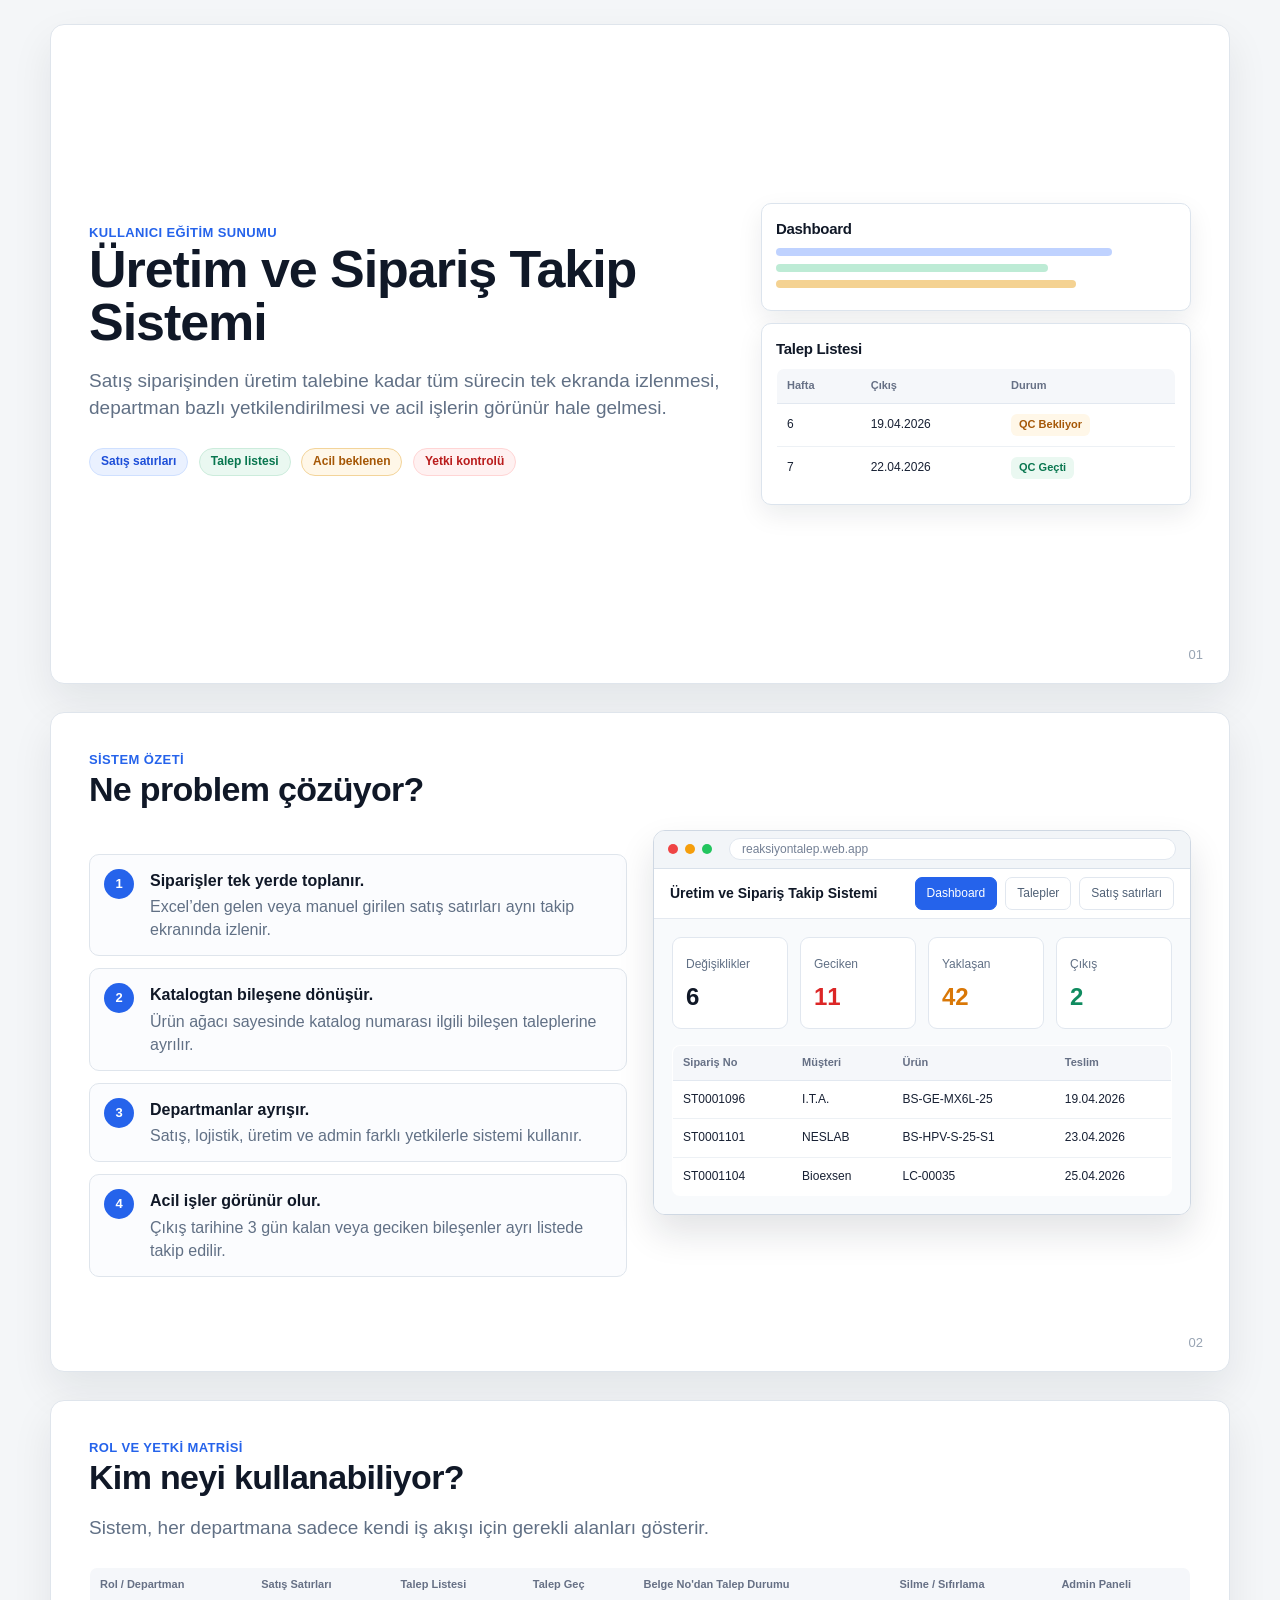
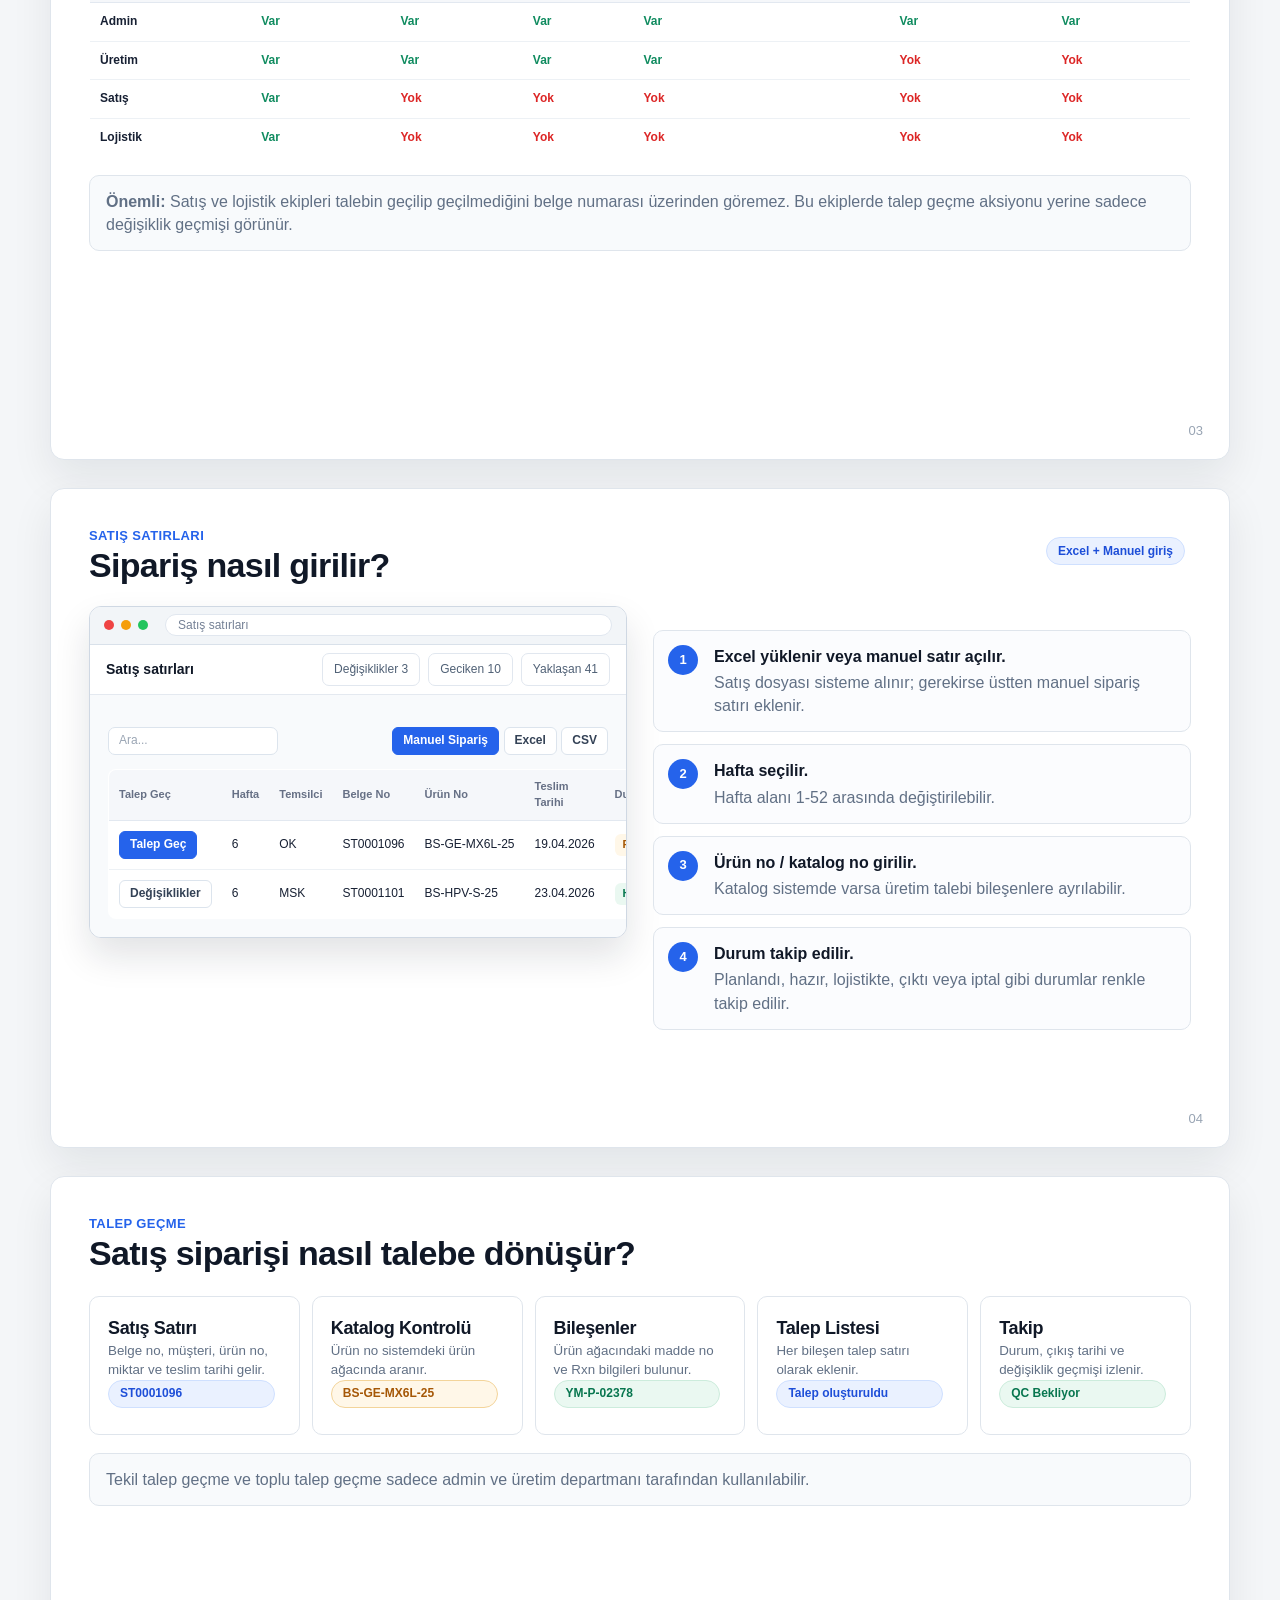
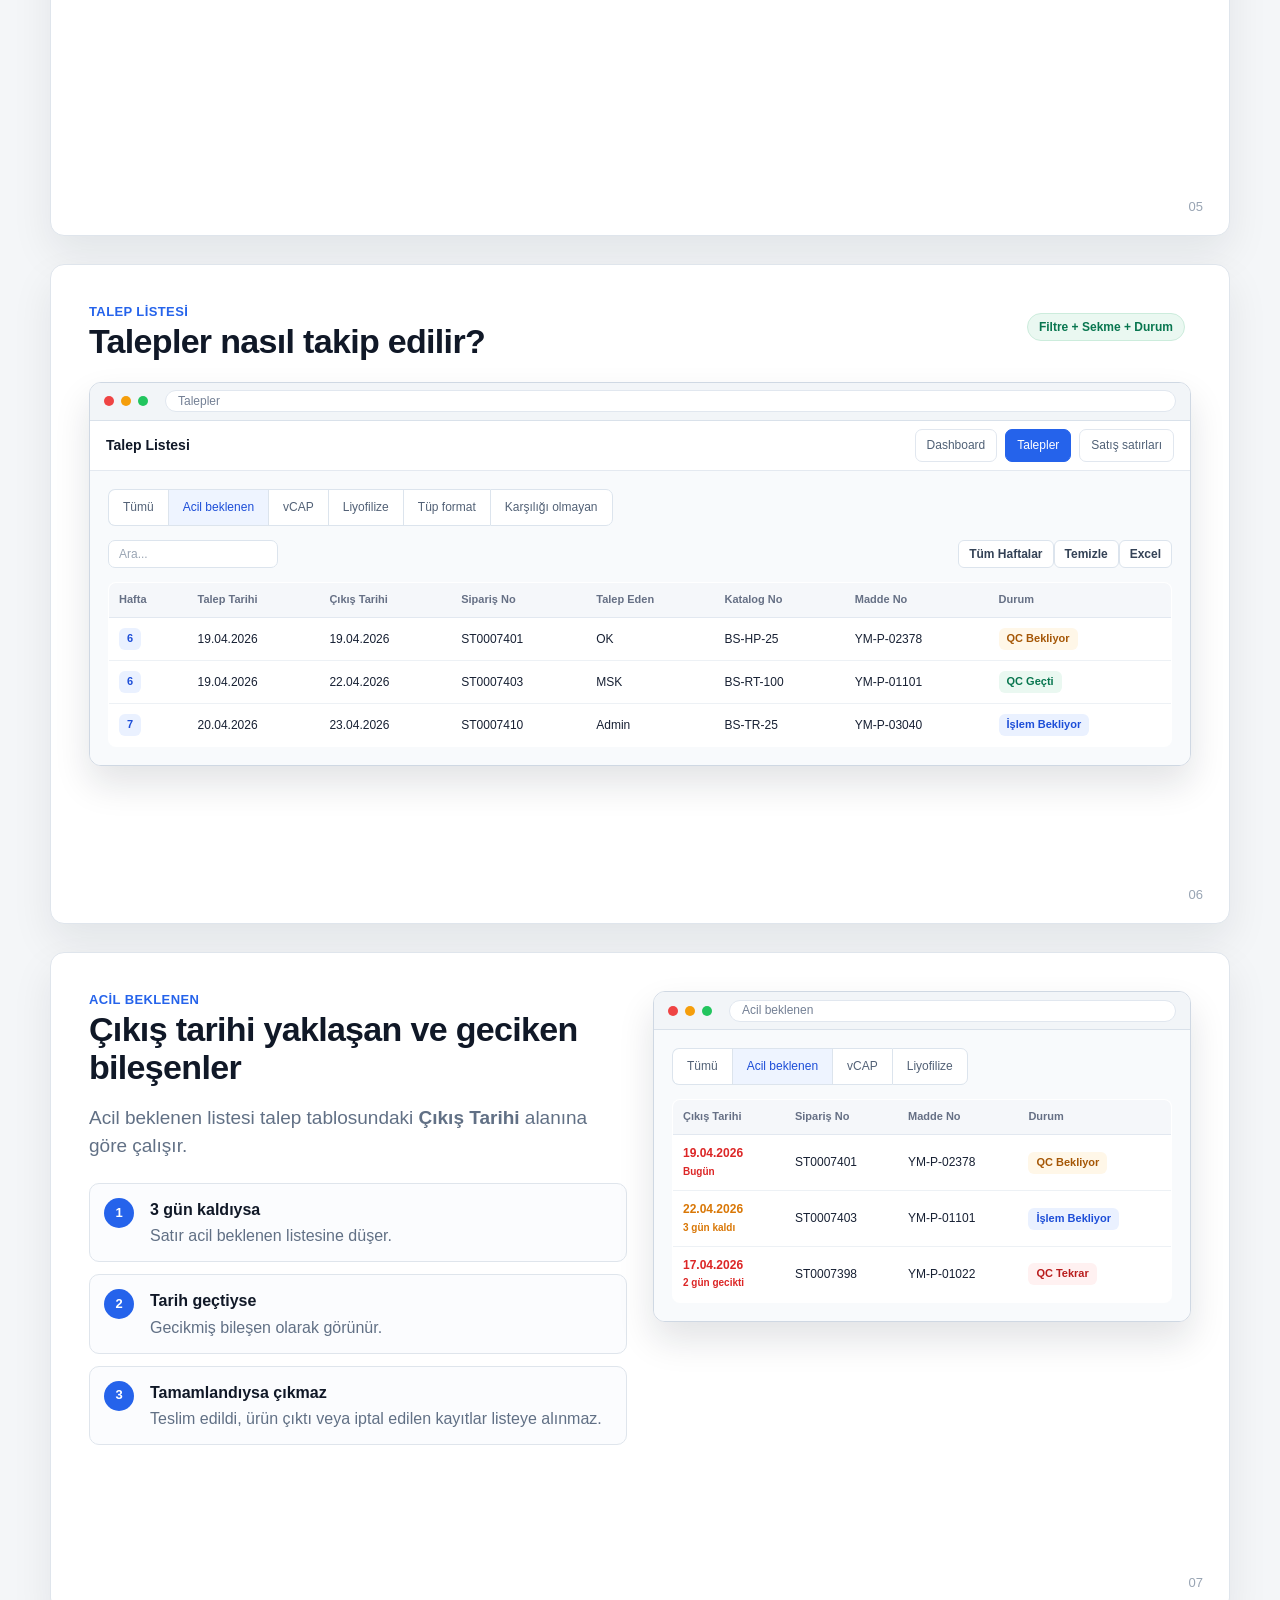
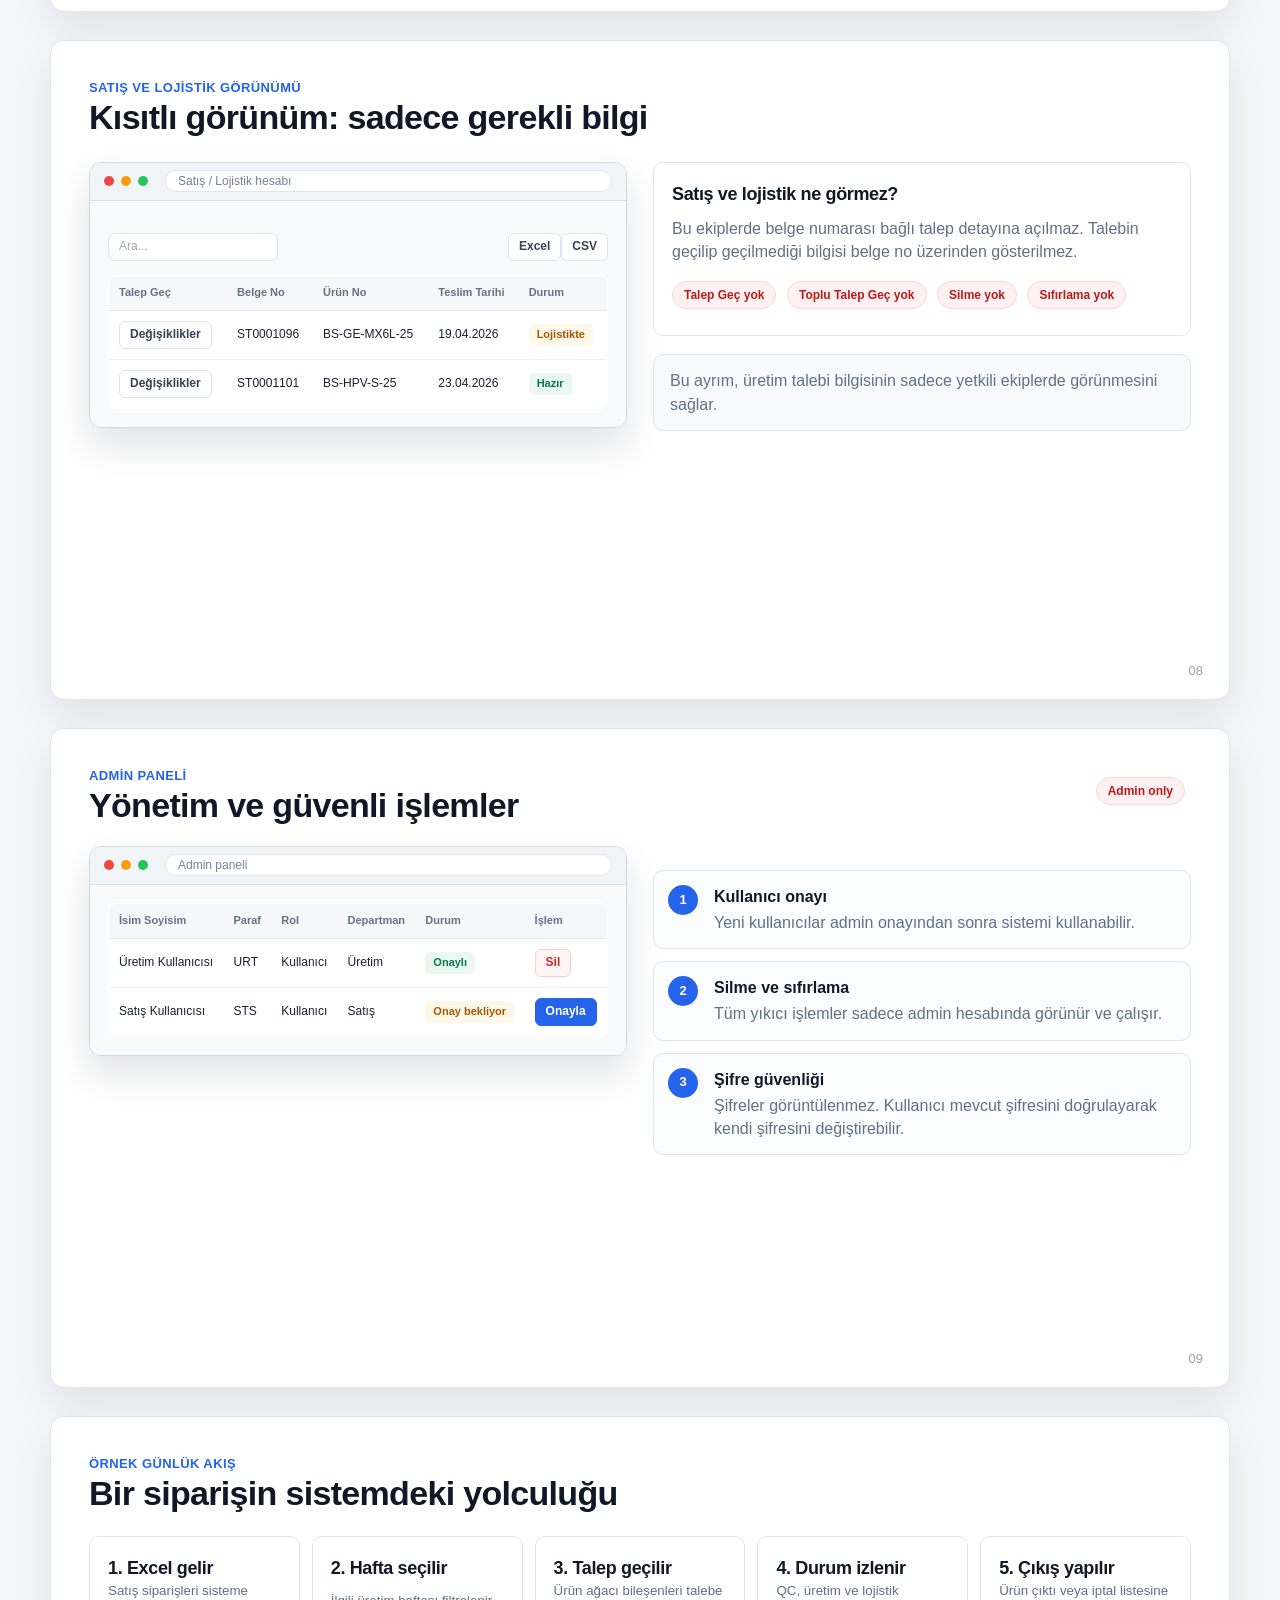
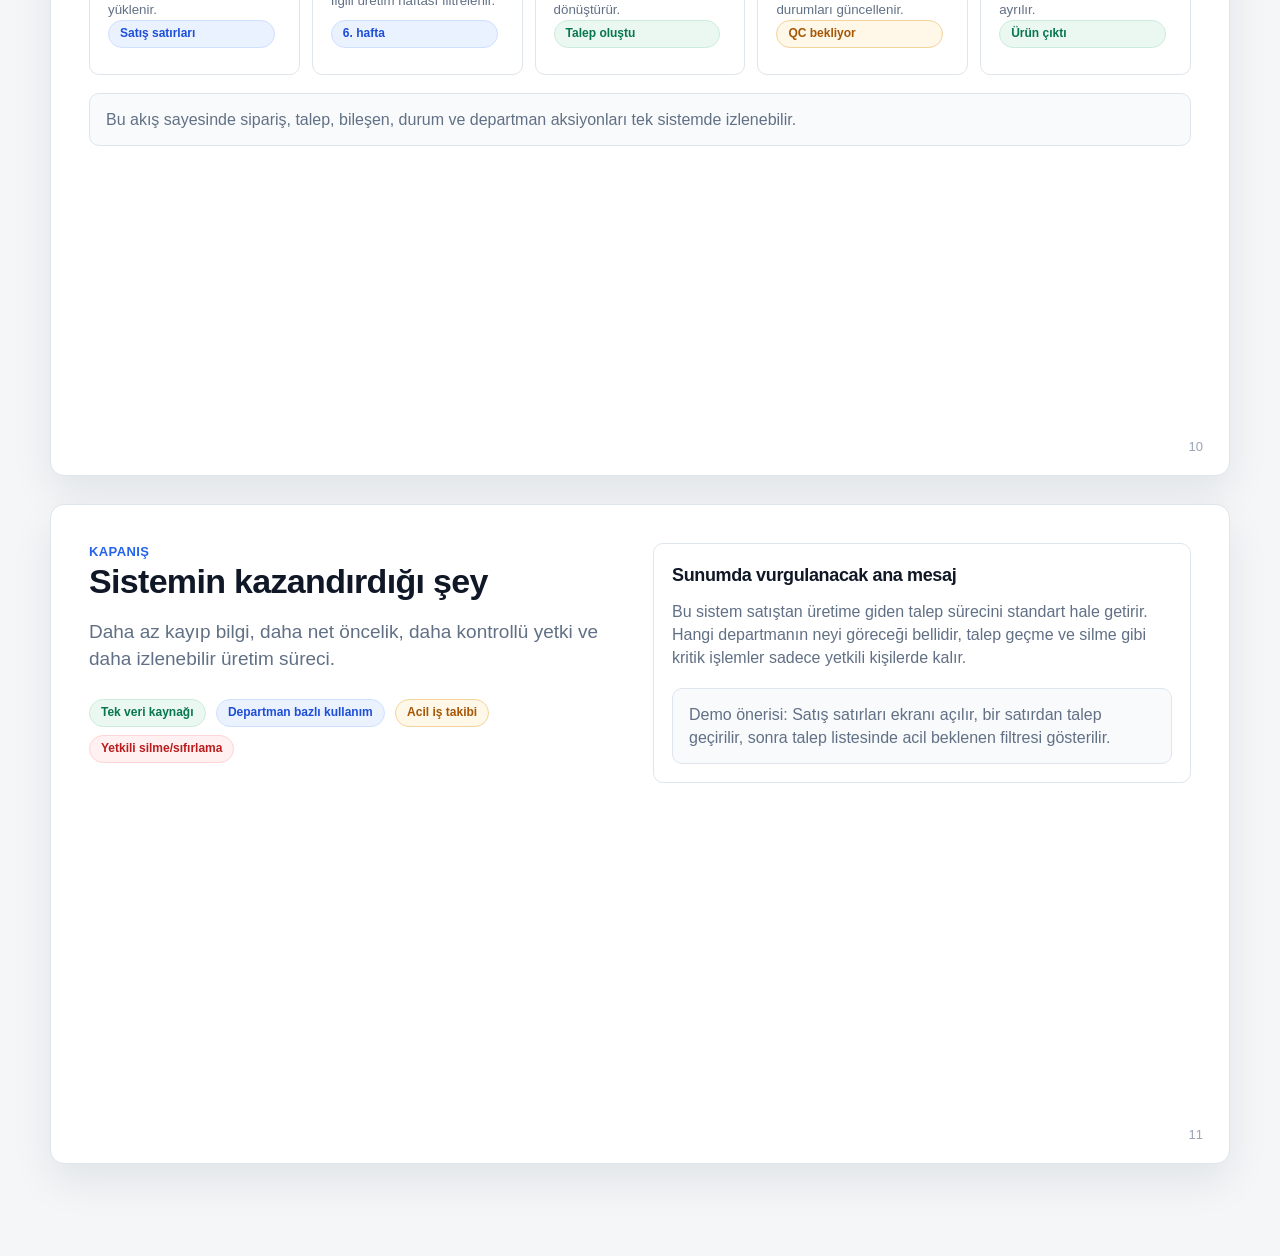
<file: sunum-uretim-siparis-takip.html>
<!doctype html>
<html lang="tr">
<head>
  <meta charset="utf-8">
  <meta name="viewport" content="width=device-width, initial-scale=1">
  <title>Üretim ve Sipariş Takip Sistemi Sunumu</title>
  <style>
    :root {
      --bg: #f4f6f8;
      --ink: #101827;
      --muted: #617085;
      --line: #dfe5ec;
      --card: #ffffff;
      --blue: #2563eb;
      --green: #0f8b5f;
      --red: #dc2626;
      --amber: #d97706;
      --dark: #1f2937;
      --soft-blue: #eaf1ff;
      --soft-green: #eaf8f1;
      --soft-red: #fff1f1;
      --soft-amber: #fff7e8;
    }
    * { box-sizing: border-box; }
    body {
      margin: 0;
      background: var(--bg);
      color: var(--ink);
      font-family: "Segoe UI", Arial, sans-serif;
      line-height: 1.45;
    }
    .deck {
      width: min(1180px, calc(100vw - 32px));
      margin: 0 auto;
      padding: 24px 0 64px;
    }
    .slide {
      min-height: 660px;
      background: var(--card);
      border: 1px solid var(--line);
      border-radius: 14px;
      box-shadow: 0 18px 42px rgba(15, 23, 42, 0.08);
      margin: 0 0 28px;
      padding: 38px;
      position: relative;
      overflow: hidden;
    }
    .slide::after {
      content: attr(data-slide);
      position: absolute;
      right: 26px;
      bottom: 18px;
      color: #98a4b3;
      font-size: 13px;
    }
    .topline {
      display: flex;
      justify-content: space-between;
      gap: 24px;
      align-items: center;
      margin-bottom: 22px;
    }
    .eyebrow {
      color: var(--blue);
      font-weight: 700;
      font-size: 13px;
      letter-spacing: .03em;
      text-transform: uppercase;
    }
    h1, h2, h3 { margin: 0; letter-spacing: -0.02em; }
    h1 { font-size: 52px; line-height: 1.02; max-width: 820px; }
    h2 { font-size: 34px; line-height: 1.12; }
    h3 { font-size: 18px; }
    p { margin: 0; color: var(--muted); }
    .lead {
      font-size: 19px;
      max-width: 760px;
      margin-top: 18px;
    }
    .grid-2 {
      display: grid;
      grid-template-columns: 1fr 1fr;
      gap: 26px;
      align-items: start;
    }
    .grid-3 {
      display: grid;
      grid-template-columns: repeat(3, 1fr);
      gap: 16px;
    }
    .pill {
      display: inline-flex;
      align-items: center;
      height: 28px;
      padding: 0 11px;
      border-radius: 999px;
      border: 1px solid var(--line);
      background: #f8fafc;
      color: var(--muted);
      font-size: 12px;
      font-weight: 700;
      margin: 0 6px 8px 0;
      white-space: nowrap;
    }
    .pill.blue { color: #1d4ed8; background: var(--soft-blue); border-color: #cfe0ff; }
    .pill.green { color: #08764f; background: var(--soft-green); border-color: #ccecdc; }
    .pill.red { color: #b91c1c; background: var(--soft-red); border-color: #ffd5d5; }
    .pill.amber { color: #a55706; background: var(--soft-amber); border-color: #f3d49a; }
    .card {
      border: 1px solid var(--line);
      border-radius: 10px;
      background: #fff;
      padding: 18px;
    }
    .metric {
      border: 1px solid var(--line);
      border-radius: 9px;
      padding: 16px;
      background: #fbfcfe;
    }
    .metric strong {
      display: block;
      font-size: 30px;
      margin-bottom: 4px;
    }
    .metric span { color: var(--muted); font-size: 13px; }
    .steps {
      display: grid;
      gap: 12px;
      margin-top: 24px;
    }
    .step {
      display: grid;
      grid-template-columns: 34px 1fr;
      gap: 12px;
      align-items: start;
      padding: 14px;
      border: 1px solid var(--line);
      border-radius: 10px;
      background: #fbfcfe;
    }
    .num {
      width: 30px;
      height: 30px;
      display: grid;
      place-items: center;
      border-radius: 50%;
      background: var(--blue);
      color: #fff;
      font-weight: 800;
      font-size: 13px;
    }
    .step b { display: block; margin-bottom: 3px; }
    .screen {
      border: 1px solid #cfd8e3;
      border-radius: 12px;
      overflow: hidden;
      background: #fff;
      box-shadow: 0 18px 36px rgba(15, 23, 42, .12);
    }
    .screenbar {
      height: 38px;
      background: #f2f5f8;
      border-bottom: 1px solid #d9e1ea;
      display: flex;
      align-items: center;
      padding: 0 14px;
      gap: 7px;
    }
    .dot { width: 10px; height: 10px; border-radius: 50%; background: #cbd5e1; }
    .dot.red { background: #ef4444; }
    .dot.amber { background: #f59e0b; }
    .dot.green { background: #22c55e; }
    .url {
      margin-left: 10px;
      height: 22px;
      background: #fff;
      border: 1px solid #e1e7ef;
      border-radius: 999px;
      flex: 1;
      color: #748095;
      font-size: 12px;
      display: flex;
      align-items: center;
      padding: 0 12px;
    }
    .screenbody { padding: 18px; background: #f8fafc; }
    .app-header {
      height: 50px;
      display: flex;
      align-items: center;
      justify-content: space-between;
      gap: 18px;
      border-bottom: 1px solid #e4e9f0;
      background: #fff;
      padding: 0 16px;
    }
    .brand { font-weight: 800; font-size: 14px; }
    .nav {
      display: flex;
      gap: 8px;
      align-items: center;
    }
    .nav span {
      padding: 7px 11px;
      border: 1px solid #e1e7ef;
      border-radius: 7px;
      font-size: 12px;
      color: #506176;
      background: #fff;
    }
    .nav span.active {
      background: #2563eb;
      color: #fff;
      border-color: #2563eb;
    }
    .toolbar {
      display: flex;
      justify-content: space-between;
      align-items: center;
      gap: 12px;
      margin: 14px 0;
    }
    .searchbox {
      width: 170px;
      height: 28px;
      border: 1px solid #dce4ed;
      border-radius: 7px;
      background: #fff;
      color: #9aa5b4;
      padding: 0 10px;
      font-size: 12px;
      display: flex;
      align-items: center;
    }
    .btn {
      height: 28px;
      padding: 0 10px;
      border-radius: 6px;
      border: 1px solid #dce4ed;
      background: #fff;
      font-size: 12px;
      font-weight: 700;
      color: #344256;
      display: inline-flex;
      align-items: center;
    }
    .btn.primary { background: var(--blue); color: #fff; border-color: var(--blue); }
    .btn.red { color: #dc2626; border-color: #fecaca; background: #fff5f5; }
    .tabs {
      display: flex;
      gap: 0;
      margin: 0 0 14px;
    }
    .tabs span {
      padding: 9px 14px;
      border: 1px solid #dce4ed;
      border-right: none;
      background: #fff;
      font-size: 12px;
      color: #526176;
    }
    .tabs span:first-child { border-radius: 7px 0 0 7px; }
    .tabs span:last-child { border-radius: 0 7px 7px 0; border-right: 1px solid #dce4ed; }
    .tabs span.active { background: #eef4ff; color: #1d4ed8; }
    table {
      width: 100%;
      border-collapse: collapse;
      background: #fff;
      border: 1px solid #e2e8f0;
      border-radius: 8px;
      overflow: hidden;
      font-size: 12px;
    }
    th {
      text-align: left;
      color: #667085;
      background: #f5f7fa;
      font-size: 11px;
      padding: 9px 10px;
      border-bottom: 1px solid #e2e8f0;
    }
    td {
      padding: 10px;
      border-bottom: 1px solid #edf1f5;
      color: #172033;
      white-space: nowrap;
    }
    tr:last-child td { border-bottom: none; }
    .badge {
      display: inline-flex;
      align-items: center;
      height: 22px;
      padding: 0 8px;
      border-radius: 6px;
      font-size: 11px;
      font-weight: 800;
    }
    .badge.blue { color: #1d4ed8; background: #eaf1ff; }
    .badge.green { color: #08764f; background: #eaf8f1; }
    .badge.red { color: #b91c1c; background: #fff1f1; }
    .badge.amber { color: #a55706; background: #fff7e8; }
    .dashboard-grid {
      display: grid;
      grid-template-columns: repeat(4, 1fr);
      gap: 12px;
      margin-bottom: 16px;
    }
    .dash-card {
      border: 1px solid #e1e7ef;
      background: #fff;
      border-radius: 9px;
      padding: 13px;
    }
    .dash-card b { display: block; font-size: 24px; margin-top: 6px; }
    .dash-card span { font-size: 12px; color: var(--muted); }
    .role-table td, .role-table th { white-space: normal; }
    .check { color: var(--green); font-weight: 900; }
    .cross { color: var(--red); font-weight: 900; }
    .flow {
      display: grid;
      grid-template-columns: repeat(5, 1fr);
      gap: 12px;
      margin-top: 24px;
    }
    .flow .card {
      min-height: 125px;
      display: flex;
      flex-direction: column;
      justify-content: space-between;
    }
    .flow small { color: var(--muted); }
    .note {
      margin-top: 18px;
      padding: 14px 16px;
      border-radius: 10px;
      background: #f8fafc;
      border: 1px solid var(--line);
      color: var(--muted);
    }
    .cover {
      display: grid;
      grid-template-columns: 1fr 430px;
      align-items: center;
      gap: 36px;
    }
    .mini-stack {
      display: grid;
      gap: 12px;
    }
    .mini-shot {
      border: 1px solid #dce4ed;
      border-radius: 10px;
      background: #fff;
      padding: 14px;
      box-shadow: 0 10px 26px rgba(15,23,42,.08);
    }
    .mini-shot h3 { font-size: 15px; margin-bottom: 8px; }
    .mini-line {
      height: 8px;
      border-radius: 999px;
      background: #e5eaf1;
      margin: 8px 0;
    }
    .mini-line.blue { background: #bfd2ff; width: 84%; }
    .mini-line.green { background: #bdebd5; width: 68%; }
    .mini-line.amber { background: #f4d292; width: 75%; }
    @media print {
      body { background: #fff; }
      .deck { width: 100%; padding: 0; }
      .slide {
        page-break-after: always;
        min-height: 100vh;
        margin: 0;
        border-radius: 0;
        box-shadow: none;
        border: none;
      }
    }
  </style>
</head>
<body>
  <main class="deck">
    <section class="slide cover" data-slide="01">
      <div>
        <div class="eyebrow">Kullanıcı Eğitim Sunumu</div>
        <h1>Üretim ve Sipariş Takip Sistemi</h1>
        <p class="lead">Satış siparişinden üretim talebine kadar tüm sürecin tek ekranda izlenmesi, departman bazlı yetkilendirilmesi ve acil işlerin görünür hale gelmesi.</p>
        <div style="margin-top: 26px;">
          <span class="pill blue">Satış satırları</span>
          <span class="pill green">Talep listesi</span>
          <span class="pill amber">Acil beklenen</span>
          <span class="pill red">Yetki kontrolü</span>
        </div>
      </div>
      <div class="mini-stack">
        <div class="mini-shot">
          <h3>Dashboard</h3>
          <div class="mini-line blue"></div>
          <div class="mini-line green"></div>
          <div class="mini-line amber"></div>
        </div>
        <div class="mini-shot">
          <h3>Talep Listesi</h3>
          <table>
            <tr><th>Hafta</th><th>Çıkış</th><th>Durum</th></tr>
            <tr><td>6</td><td>19.04.2026</td><td><span class="badge amber">QC Bekliyor</span></td></tr>
            <tr><td>7</td><td>22.04.2026</td><td><span class="badge green">QC Geçti</span></td></tr>
          </table>
        </div>
      </div>
    </section>

    <section class="slide" data-slide="02">
      <div class="topline">
        <div>
          <div class="eyebrow">Sistem Özeti</div>
          <h2>Ne problem çözüyor?</h2>
        </div>
      </div>
      <div class="grid-2">
        <div>
          <div class="steps">
            <div class="step"><span class="num">1</span><div><b>Siparişler tek yerde toplanır.</b><p>Excel’den gelen veya manuel girilen satış satırları aynı takip ekranında izlenir.</p></div></div>
            <div class="step"><span class="num">2</span><div><b>Katalogtan bileşene dönüşür.</b><p>Ürün ağacı sayesinde katalog numarası ilgili bileşen taleplerine ayrılır.</p></div></div>
            <div class="step"><span class="num">3</span><div><b>Departmanlar ayrışır.</b><p>Satış, lojistik, üretim ve admin farklı yetkilerle sistemi kullanır.</p></div></div>
            <div class="step"><span class="num">4</span><div><b>Acil işler görünür olur.</b><p>Çıkış tarihine 3 gün kalan veya geciken bileşenler ayrı listede takip edilir.</p></div></div>
          </div>
        </div>
        <div class="screen">
          <div class="screenbar"><span class="dot red"></span><span class="dot amber"></span><span class="dot green"></span><div class="url">reaksiyontalep.web.app</div></div>
          <div class="app-header"><div class="brand">Üretim ve Sipariş Takip Sistemi</div><div class="nav"><span class="active">Dashboard</span><span>Talepler</span><span>Satış satırları</span></div></div>
          <div class="screenbody">
            <div class="dashboard-grid">
              <div class="dash-card"><span>Değişiklikler</span><b>6</b></div>
              <div class="dash-card"><span>Geciken</span><b style="color:var(--red)">11</b></div>
              <div class="dash-card"><span>Yaklaşan</span><b style="color:var(--amber)">42</b></div>
              <div class="dash-card"><span>Çıkış</span><b style="color:var(--green)">2</b></div>
            </div>
            <table>
              <tr><th>Sipariş No</th><th>Müşteri</th><th>Ürün</th><th>Teslim</th></tr>
              <tr><td>ST0001096</td><td>I.T.A.</td><td>BS-GE-MX6L-25</td><td>19.04.2026</td></tr>
              <tr><td>ST0001101</td><td>NESLAB</td><td>BS-HPV-S-25-S1</td><td>23.04.2026</td></tr>
              <tr><td>ST0001104</td><td>Bioexsen</td><td>LC-00035</td><td>25.04.2026</td></tr>
            </table>
          </div>
        </div>
      </div>
    </section>

    <section class="slide" data-slide="03">
      <div class="eyebrow">Rol ve Yetki Matrisi</div>
      <h2>Kim neyi kullanabiliyor?</h2>
      <p class="lead">Sistem, her departmana sadece kendi iş akışı için gerekli alanları gösterir.</p>
      <div style="margin-top: 26px;">
        <table class="role-table">
          <tr>
            <th>Rol / Departman</th>
            <th>Satış Satırları</th>
            <th>Talep Listesi</th>
            <th>Talep Geç</th>
            <th>Belge No'dan Talep Durumu</th>
            <th>Silme / Sıfırlama</th>
            <th>Admin Paneli</th>
          </tr>
          <tr><td><b>Admin</b></td><td class="check">Var</td><td class="check">Var</td><td class="check">Var</td><td class="check">Var</td><td class="check">Var</td><td class="check">Var</td></tr>
          <tr><td><b>Üretim</b></td><td class="check">Var</td><td class="check">Var</td><td class="check">Var</td><td class="check">Var</td><td class="cross">Yok</td><td class="cross">Yok</td></tr>
          <tr><td><b>Satış</b></td><td class="check">Var</td><td class="cross">Yok</td><td class="cross">Yok</td><td class="cross">Yok</td><td class="cross">Yok</td><td class="cross">Yok</td></tr>
          <tr><td><b>Lojistik</b></td><td class="check">Var</td><td class="cross">Yok</td><td class="cross">Yok</td><td class="cross">Yok</td><td class="cross">Yok</td><td class="cross">Yok</td></tr>
        </table>
      </div>
      <div class="note"><b>Önemli:</b> Satış ve lojistik ekipleri talebin geçilip geçilmediğini belge numarası üzerinden göremez. Bu ekiplerde talep geçme aksiyonu yerine sadece değişiklik geçmişi görünür.</div>
    </section>

    <section class="slide" data-slide="04">
      <div class="topline">
        <div>
          <div class="eyebrow">Satış Satırları</div>
          <h2>Sipariş nasıl girilir?</h2>
        </div>
        <span class="pill blue">Excel + Manuel giriş</span>
      </div>
      <div class="grid-2">
        <div class="screen">
          <div class="screenbar"><span class="dot red"></span><span class="dot amber"></span><span class="dot green"></span><div class="url">Satış satırları</div></div>
          <div class="app-header"><div class="brand">Satış satırları</div><div class="nav"><span>Değişiklikler 3</span><span>Geciken 10</span><span>Yaklaşan 41</span></div></div>
          <div class="screenbody">
            <div class="toolbar">
              <div class="searchbox">Ara...</div>
              <div><span class="btn primary">Manuel Sipariş</span> <span class="btn">Excel</span> <span class="btn">CSV</span></div>
            </div>
            <table>
              <tr><th>Talep Geç</th><th>Hafta</th><th>Temsilci</th><th>Belge No</th><th>Ürün No</th><th>Teslim Tarihi</th><th>Durum</th></tr>
              <tr><td><span class="btn primary">Talep Geç</span></td><td>6</td><td>OK</td><td>ST0001096</td><td>BS-GE-MX6L-25</td><td>19.04.2026</td><td><span class="badge amber">Planlandı</span></td></tr>
              <tr><td><span class="btn">Değişiklikler</span></td><td>6</td><td>MSK</td><td>ST0001101</td><td>BS-HPV-S-25</td><td>23.04.2026</td><td><span class="badge green">Hazır</span></td></tr>
            </table>
          </div>
        </div>
        <div>
          <div class="steps">
            <div class="step"><span class="num">1</span><div><b>Excel yüklenir veya manuel satır açılır.</b><p>Satış dosyası sisteme alınır; gerekirse üstten manuel sipariş satırı eklenir.</p></div></div>
            <div class="step"><span class="num">2</span><div><b>Hafta seçilir.</b><p>Hafta alanı 1-52 arasında değiştirilebilir.</p></div></div>
            <div class="step"><span class="num">3</span><div><b>Ürün no / katalog no girilir.</b><p>Katalog sistemde varsa üretim talebi bileşenlere ayrılabilir.</p></div></div>
            <div class="step"><span class="num">4</span><div><b>Durum takip edilir.</b><p>Planlandı, hazır, lojistikte, çıktı veya iptal gibi durumlar renkle takip edilir.</p></div></div>
          </div>
        </div>
      </div>
    </section>

    <section class="slide" data-slide="05">
      <div class="eyebrow">Talep Geçme</div>
      <h2>Satış siparişi nasıl talebe dönüşür?</h2>
      <div class="flow">
        <div class="card"><h3>Satış Satırı</h3><small>Belge no, müşteri, ürün no, miktar ve teslim tarihi gelir.</small><span class="pill blue">ST0001096</span></div>
        <div class="card"><h3>Katalog Kontrolü</h3><small>Ürün no sistemdeki ürün ağacında aranır.</small><span class="pill amber">BS-GE-MX6L-25</span></div>
        <div class="card"><h3>Bileşenler</h3><small>Ürün ağacındaki madde no ve Rxn bilgileri bulunur.</small><span class="pill green">YM-P-02378</span></div>
        <div class="card"><h3>Talep Listesi</h3><small>Her bileşen talep satırı olarak eklenir.</small><span class="pill blue">Talep oluşturuldu</span></div>
        <div class="card"><h3>Takip</h3><small>Durum, çıkış tarihi ve değişiklik geçmişi izlenir.</small><span class="pill green">QC Bekliyor</span></div>
      </div>
      <div class="note">Tekil talep geçme ve toplu talep geçme sadece admin ve üretim departmanı tarafından kullanılabilir.</div>
    </section>

    <section class="slide" data-slide="06">
      <div class="topline">
        <div>
          <div class="eyebrow">Talep Listesi</div>
          <h2>Talepler nasıl takip edilir?</h2>
        </div>
        <span class="pill green">Filtre + Sekme + Durum</span>
      </div>
      <div class="screen">
        <div class="screenbar"><span class="dot red"></span><span class="dot amber"></span><span class="dot green"></span><div class="url">Talepler</div></div>
        <div class="app-header"><div class="brand">Talep Listesi</div><div class="nav"><span>Dashboard</span><span class="active">Talepler</span><span>Satış satırları</span></div></div>
        <div class="screenbody">
          <div class="tabs"><span>Tümü</span><span class="active">Acil beklenen</span><span>vCAP</span><span>Liyofilize</span><span>Tüp format</span><span>Karşılığı olmayan</span></div>
          <div class="toolbar"><div class="searchbox">Ara...</div><div><span class="btn">Tüm Haftalar</span><span class="btn">Temizle</span><span class="btn">Excel</span></div></div>
          <table>
            <tr><th>Hafta</th><th>Talep Tarihi</th><th>Çıkış Tarihi</th><th>Sipariş No</th><th>Talep Eden</th><th>Katalog No</th><th>Madde No</th><th>Durum</th></tr>
            <tr><td><span class="badge blue">6</span></td><td>19.04.2026</td><td>19.04.2026</td><td>ST0007401</td><td>OK</td><td>BS-HP-25</td><td>YM-P-02378</td><td><span class="badge amber">QC Bekliyor</span></td></tr>
            <tr><td><span class="badge blue">6</span></td><td>19.04.2026</td><td>22.04.2026</td><td>ST0007403</td><td>MSK</td><td>BS-RT-100</td><td>YM-P-01101</td><td><span class="badge green">QC Geçti</span></td></tr>
            <tr><td><span class="badge blue">7</span></td><td>20.04.2026</td><td>23.04.2026</td><td>ST0007410</td><td>Admin</td><td>BS-TR-25</td><td>YM-P-03040</td><td><span class="badge blue">İşlem Bekliyor</span></td></tr>
          </table>
        </div>
      </div>
    </section>

    <section class="slide" data-slide="07">
      <div class="grid-2">
        <div>
          <div class="eyebrow">Acil Beklenen</div>
          <h2>Çıkış tarihi yaklaşan ve geciken bileşenler</h2>
          <p class="lead">Acil beklenen listesi talep tablosundaki <b>Çıkış Tarihi</b> alanına göre çalışır.</p>
          <div class="steps">
            <div class="step"><span class="num">1</span><div><b>3 gün kaldıysa</b><p>Satır acil beklenen listesine düşer.</p></div></div>
            <div class="step"><span class="num">2</span><div><b>Tarih geçtiyse</b><p>Gecikmiş bileşen olarak görünür.</p></div></div>
            <div class="step"><span class="num">3</span><div><b>Tamamlandıysa çıkmaz</b><p>Teslim edildi, ürün çıktı veya iptal edilen kayıtlar listeye alınmaz.</p></div></div>
          </div>
        </div>
        <div class="screen">
          <div class="screenbar"><span class="dot red"></span><span class="dot amber"></span><span class="dot green"></span><div class="url">Acil beklenen</div></div>
          <div class="screenbody">
            <div class="tabs"><span>Tümü</span><span class="active">Acil beklenen</span><span>vCAP</span><span>Liyofilize</span></div>
            <table>
              <tr><th>Çıkış Tarihi</th><th>Sipariş No</th><th>Madde No</th><th>Durum</th></tr>
              <tr><td style="color:var(--red);font-weight:800">19.04.2026<br><small>Bugün</small></td><td>ST0007401</td><td>YM-P-02378</td><td><span class="badge amber">QC Bekliyor</span></td></tr>
              <tr><td style="color:var(--amber);font-weight:800">22.04.2026<br><small>3 gün kaldı</small></td><td>ST0007403</td><td>YM-P-01101</td><td><span class="badge blue">İşlem Bekliyor</span></td></tr>
              <tr><td style="color:var(--red);font-weight:800">17.04.2026<br><small>2 gün gecikti</small></td><td>ST0007398</td><td>YM-P-01022</td><td><span class="badge red">QC Tekrar</span></td></tr>
            </table>
          </div>
        </div>
      </div>
    </section>

    <section class="slide" data-slide="08">
      <div class="eyebrow">Satış ve Lojistik Görünümü</div>
      <h2>Kısıtlı görünüm: sadece gerekli bilgi</h2>
      <div class="grid-2" style="margin-top: 26px;">
        <div class="screen">
          <div class="screenbar"><span class="dot red"></span><span class="dot amber"></span><span class="dot green"></span><div class="url">Satış / Lojistik hesabı</div></div>
          <div class="screenbody">
            <div class="toolbar"><div class="searchbox">Ara...</div><div><span class="btn">Excel</span><span class="btn">CSV</span></div></div>
            <table>
              <tr><th>Talep Geç</th><th>Belge No</th><th>Ürün No</th><th>Teslim Tarihi</th><th>Durum</th></tr>
              <tr><td><span class="btn">Değişiklikler</span></td><td>ST0001096</td><td>BS-GE-MX6L-25</td><td>19.04.2026</td><td><span class="badge amber">Lojistikte</span></td></tr>
              <tr><td><span class="btn">Değişiklikler</span></td><td>ST0001101</td><td>BS-HPV-S-25</td><td>23.04.2026</td><td><span class="badge green">Hazır</span></td></tr>
            </table>
          </div>
        </div>
        <div>
          <div class="card">
            <h3>Satış ve lojistik ne görmez?</h3>
            <p style="margin-top: 10px;">Bu ekiplerde belge numarası bağlı talep detayına açılmaz. Talebin geçilip geçilmediği bilgisi belge no üzerinden gösterilmez.</p>
            <div style="margin-top: 18px;">
              <span class="pill red">Talep Geç yok</span>
              <span class="pill red">Toplu Talep Geç yok</span>
              <span class="pill red">Silme yok</span>
              <span class="pill red">Sıfırlama yok</span>
            </div>
          </div>
          <div class="note">Bu ayrım, üretim talebi bilgisinin sadece yetkili ekiplerde görünmesini sağlar.</div>
        </div>
      </div>
    </section>

    <section class="slide" data-slide="09">
      <div class="topline">
        <div>
          <div class="eyebrow">Admin Paneli</div>
          <h2>Yönetim ve güvenli işlemler</h2>
        </div>
        <span class="pill red">Admin only</span>
      </div>
      <div class="grid-2">
        <div class="screen">
          <div class="screenbar"><span class="dot red"></span><span class="dot amber"></span><span class="dot green"></span><div class="url">Admin paneli</div></div>
          <div class="screenbody">
            <table>
              <tr><th>İsim Soyisim</th><th>Paraf</th><th>Rol</th><th>Departman</th><th>Durum</th><th>İşlem</th></tr>
              <tr><td>Üretim Kullanıcısı</td><td>URT</td><td>Kullanıcı</td><td>Üretim</td><td><span class="badge green">Onaylı</span></td><td><span class="btn red">Sil</span></td></tr>
              <tr><td>Satış Kullanıcısı</td><td>STS</td><td>Kullanıcı</td><td>Satış</td><td><span class="badge amber">Onay bekliyor</span></td><td><span class="btn primary">Onayla</span></td></tr>
            </table>
          </div>
        </div>
        <div class="steps">
          <div class="step"><span class="num">1</span><div><b>Kullanıcı onayı</b><p>Yeni kullanıcılar admin onayından sonra sistemi kullanabilir.</p></div></div>
          <div class="step"><span class="num">2</span><div><b>Silme ve sıfırlama</b><p>Tüm yıkıcı işlemler sadece admin hesabında görünür ve çalışır.</p></div></div>
          <div class="step"><span class="num">3</span><div><b>Şifre güvenliği</b><p>Şifreler görüntülenmez. Kullanıcı mevcut şifresini doğrulayarak kendi şifresini değiştirebilir.</p></div></div>
        </div>
      </div>
    </section>

    <section class="slide" data-slide="10">
      <div class="eyebrow">Örnek Günlük Akış</div>
      <h2>Bir siparişin sistemdeki yolculuğu</h2>
      <div class="flow">
        <div class="card"><h3>1. Excel gelir</h3><small>Satış siparişleri sisteme yüklenir.</small><span class="pill blue">Satış satırları</span></div>
        <div class="card"><h3>2. Hafta seçilir</h3><small>İlgili üretim haftası filtrelenir.</small><span class="pill blue">6. hafta</span></div>
        <div class="card"><h3>3. Talep geçilir</h3><small>Ürün ağacı bileşenleri talebe dönüştürür.</small><span class="pill green">Talep oluştu</span></div>
        <div class="card"><h3>4. Durum izlenir</h3><small>QC, üretim ve lojistik durumları güncellenir.</small><span class="pill amber">QC bekliyor</span></div>
        <div class="card"><h3>5. Çıkış yapılır</h3><small>Ürün çıktı veya iptal listesine ayrılır.</small><span class="pill green">Ürün çıktı</span></div>
      </div>
      <div class="note">Bu akış sayesinde sipariş, talep, bileşen, durum ve departman aksiyonları tek sistemde izlenebilir.</div>
    </section>

    <section class="slide" data-slide="11">
      <div class="grid-2">
        <div>
          <div class="eyebrow">Kapanış</div>
          <h2>Sistemin kazandırdığı şey</h2>
          <p class="lead">Daha az kayıp bilgi, daha net öncelik, daha kontrollü yetki ve daha izlenebilir üretim süreci.</p>
          <div style="margin-top: 26px;">
            <span class="pill green">Tek veri kaynağı</span>
            <span class="pill blue">Departman bazlı kullanım</span>
            <span class="pill amber">Acil iş takibi</span>
            <span class="pill red">Yetkili silme/sıfırlama</span>
          </div>
        </div>
        <div class="card">
          <h3>Sunumda vurgulanacak ana mesaj</h3>
          <p style="margin-top: 12px;">Bu sistem satıştan üretime giden talep sürecini standart hale getirir. Hangi departmanın neyi göreceği bellidir, talep geçme ve silme gibi kritik işlemler sadece yetkili kişilerde kalır.</p>
          <div class="note">Demo önerisi: Satış satırları ekranı açılır, bir satırdan talep geçirilir, sonra talep listesinde acil beklenen filtresi gösterilir.</div>
        </div>
      </div>
    </section>
  </main>
</body>
</html>
</file>
